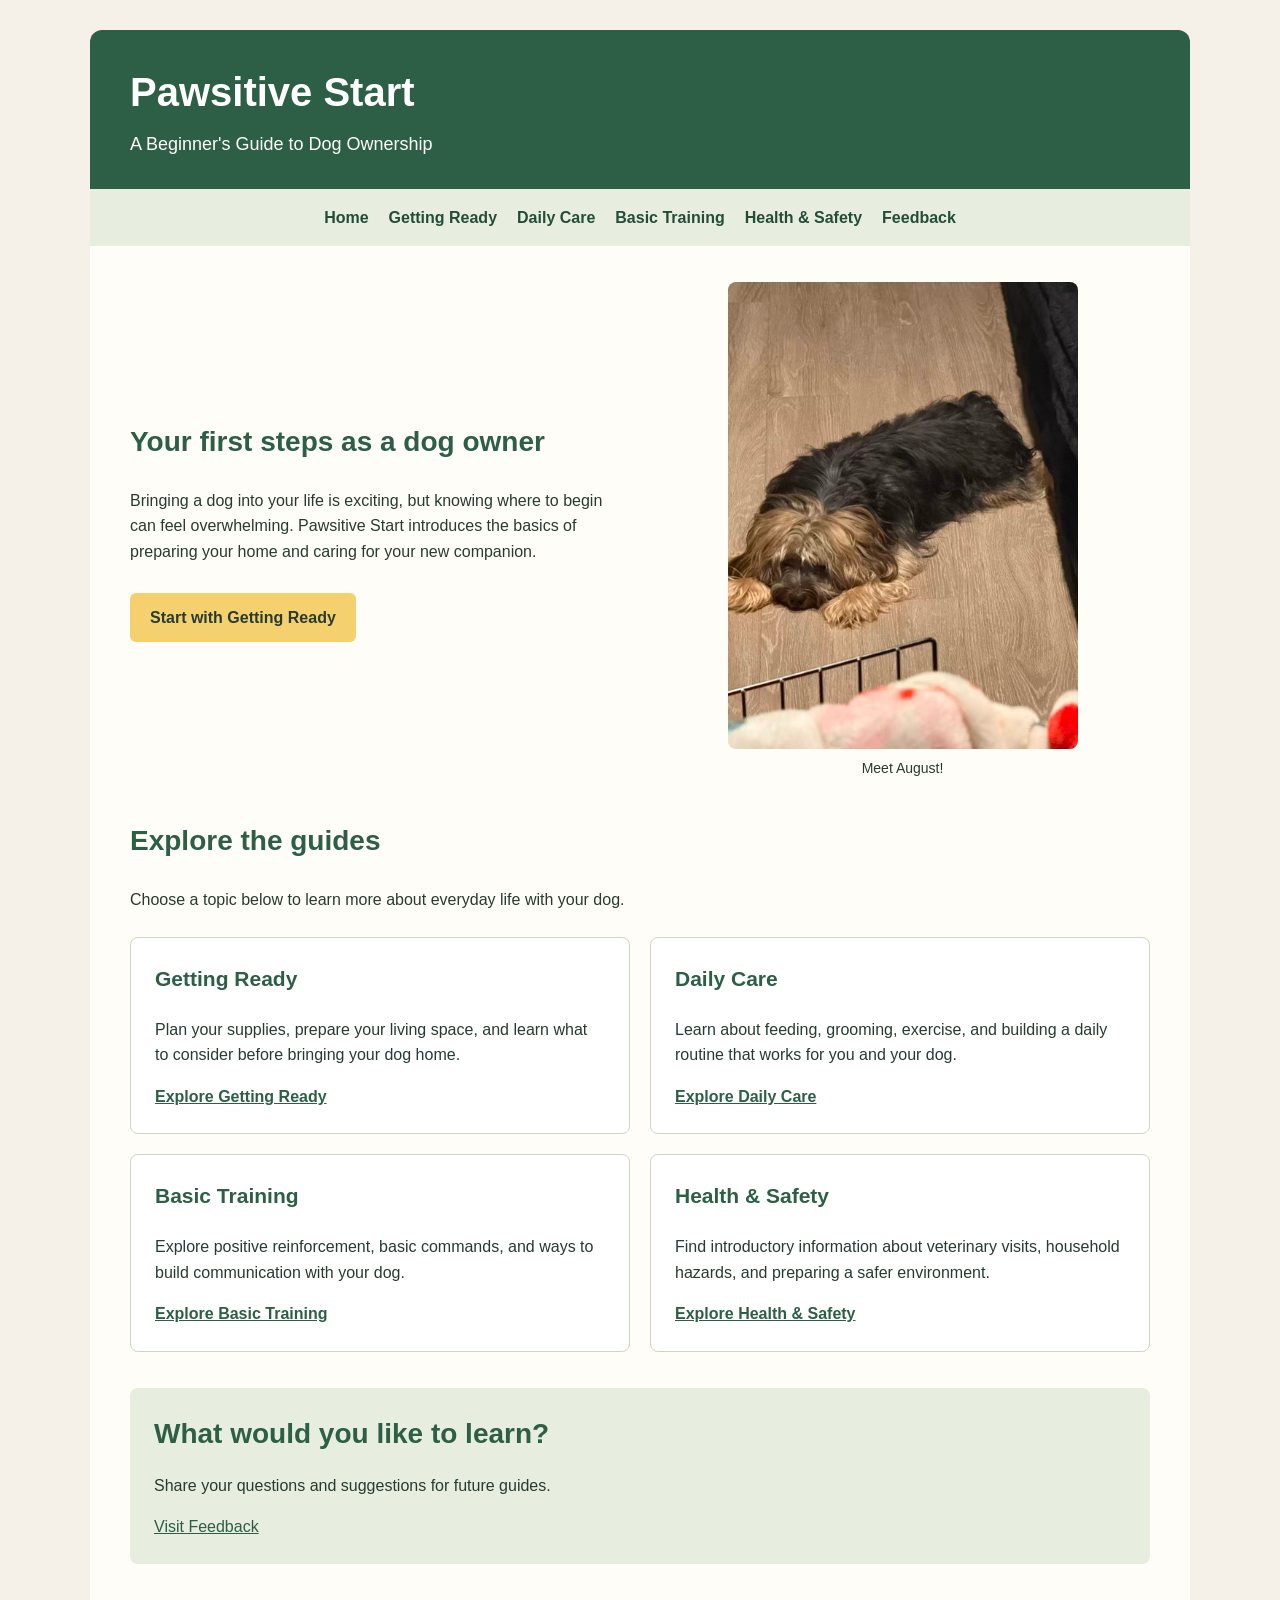
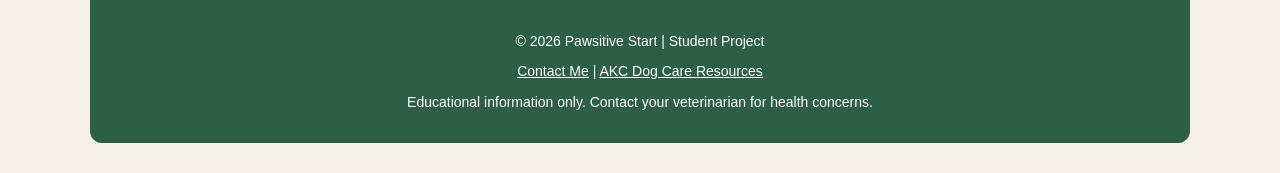
<file: index.html>
<!DOCTYPE html>
<html lang="en">
<head>
    <!-- Google tag (gtag.js) -->
<script async src="https://www.googletagmanager.com/gtag/js?id=G-TMVPFB69BW"></script>
<script>
  window.dataLayer = window.dataLayer || [];
  function gtag(){dataLayer.push(arguments);}
  gtag('js', new Date());

  gtag('config', 'G-TMVPFB69BW');
</script>
    <meta charset="UTF-8">
    <meta name="viewport" content="width=device-width, initial-scale=1.0">
    <meta name="description" content="A beginner's guide to preparing for and caring for a dog.">
    <title>Pawsitive Start | Home</title>
    <link rel="stylesheet" href="style.css">
</head>
<body>
    <div id="wrapper">
        <header>
            <h1>Pawsitive Start</h1>
            <p>A Beginner's Guide to Dog Ownership</p>
        </header>

                <nav aria-label="Main navigation">
            <a href="index.html">Home</a>
            <a href="getting-ready.html">Getting Ready</a>
            <a href="daily-care.html">Daily Care</a>
            <a href="basic-training.html">Basic Training</a>
            <a href="health-safety.html">Health &amp; Safety</a>
            <a href="feedback.html">Feedback</a>
        </nav>

        <main>
            <section class="hero">
                <div class="hero-text">
                    <h2>Your first steps as a dog owner</h2>
                    <p>
                        Bringing a dog into your life is exciting,
                        but knowing where to begin can feel overwhelming.
                        Pawsitive Start introduces the basics of preparing
                        your home and caring for your new companion.
                    </p>
                    <a class="button" href="getting-ready.html">
                        Start with Getting Ready
                    </a>
                </div>
                <figure class="hero-image">
                    <img src="images/August.jpg"
                         alt="August, a Yorkshire Terrier mix">
                    <figcaption>Meet August!</figcaption>
                </figure>
            </section>

            <section class="guides">
                <h2>Explore the guides</h2>
                <p>
                    Choose a topic below to learn more about
                    everyday life with your dog.
                </p>

                <div class="guide-grid">
                    <article class="guide-card">
                        <h3>Getting Ready</h3>
                        <p>
                            Plan your supplies, prepare your living space,
                            and learn what to consider before bringing
                            your dog home.
                        </p>
                        <a href="getting-ready.html">Explore Getting Ready</a>
                    </article>

                    <article class="guide-card">
                        <h3>Daily Care</h3>
                        <p>
                            Learn about feeding, grooming, exercise,
                            and building a daily routine that works
                            for you and your dog.
                        </p>
                        <a href="daily-care.html">Explore Daily Care</a>
                    </article>

                    <article class="guide-card">
                        <h3>Basic Training</h3>
                        <p>
                            Explore positive reinforcement, basic
                            commands, and ways to build communication
                            with your dog.
                        </p>
                        <a href="basic-training.html">Explore Basic Training</a>
                    </article>

                    <article class="guide-card">
                        <h3>Health &amp; Safety</h3>
                        <p>
                            Find introductory information about veterinary
                            visits, household hazards, and preparing
                            a safer environment.
                        </p>
                        <a href="health-safety.html">Explore Health &amp; Safety</a>
                    </article>
                </div>
            </section>

            <section class="feedback-banner">
                <h2>What would you like to learn?</h2>
                <p>Share your questions and suggestions for future guides.</p>
                <a href="feedback.html">Visit Feedback</a>
            </section>
        </main>
                <footer>
            <p>&copy; 2026 Pawsitive Start | Student Project</p>

            <p>
                <a href="mailto:wqjzlfdks12@outlook.com">Contact Me</a>
                |
                <a href="https://www.akc.org/expert-advice/">
                    AKC Dog Care Resources
                </a>
            </p>

            <p>
                Educational information only.
                Contact your veterinarian for health concerns.
            </p>
        </footer>
    </div>
</body>
</html>
</file>
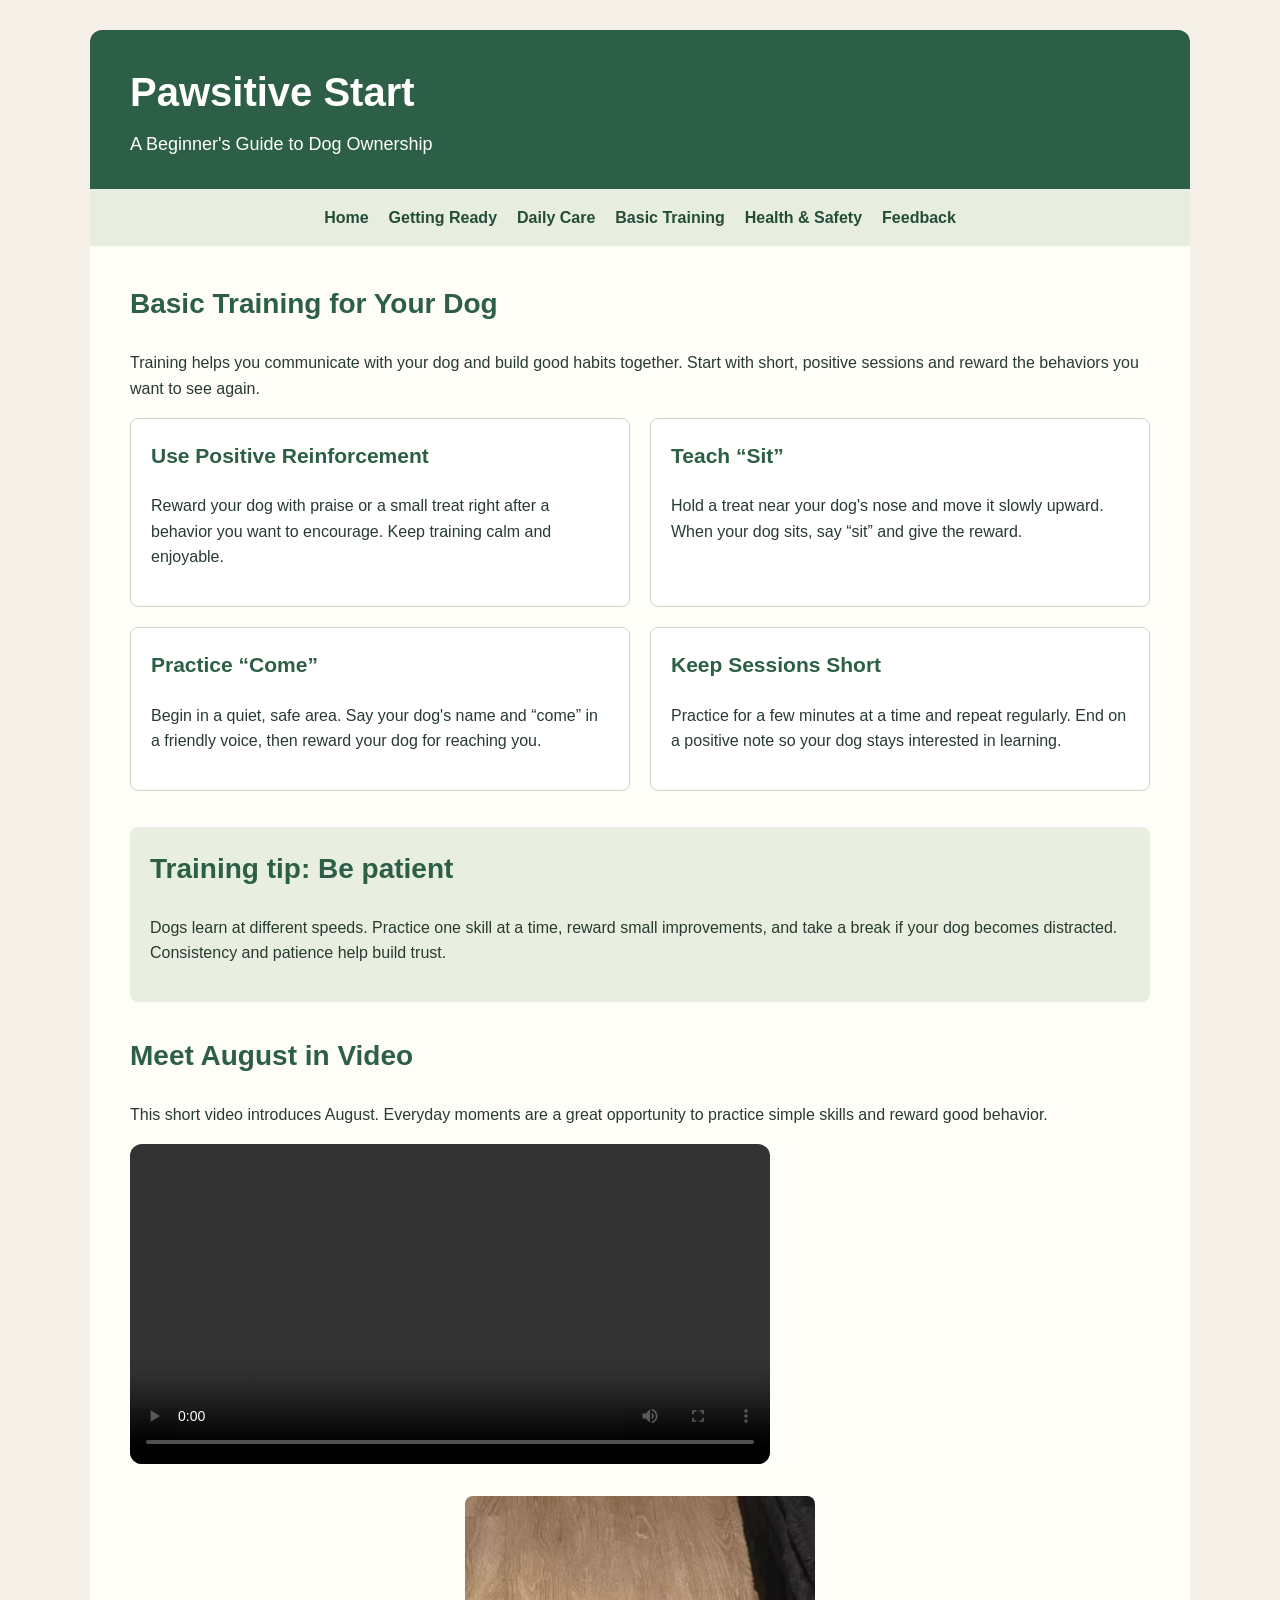
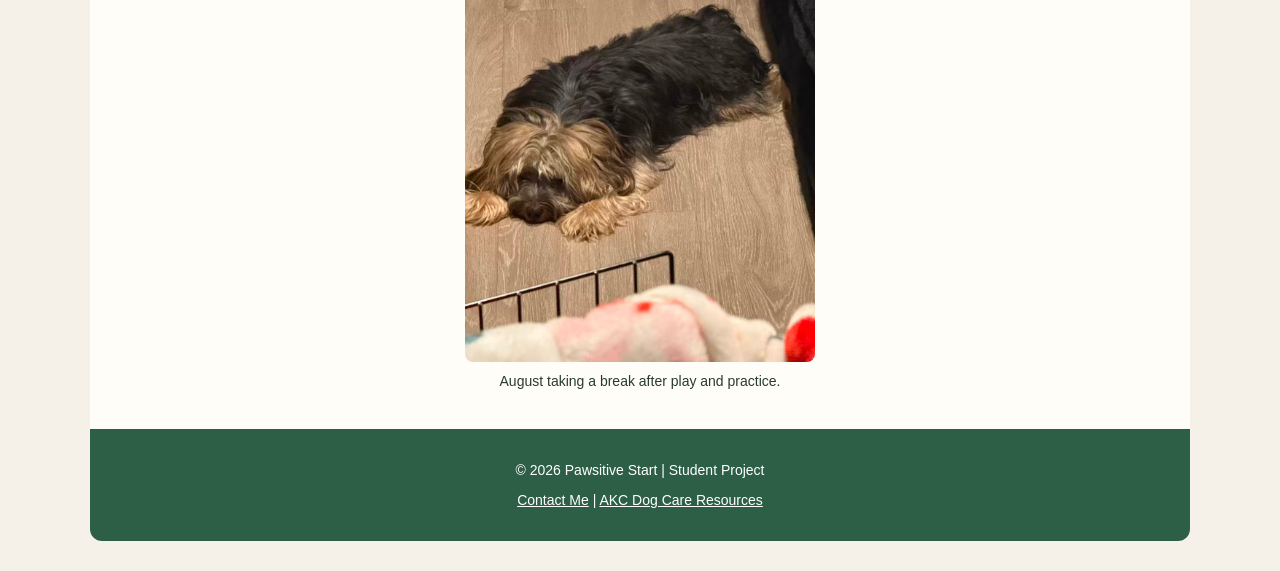
<file: basic-training.html>
<!DOCTYPE html>
<html lang="en">
<head>
    <!-- Google tag (gtag.js) -->
<script async src="https://www.googletagmanager.com/gtag/js?id=G-TMVPFB69BW"></script>
<script>
  window.dataLayer = window.dataLayer || [];
  function gtag(){dataLayer.push(arguments);}
  gtag('js', new Date());

  gtag('config', 'G-TMVPFB69BW');
</script>
    <meta charset="UTF-8">
    <meta name="viewport" content="width=device-width, initial-scale=1.0">
    <meta name="description" content="Beginner-friendly tips for teaching dogs basic commands and building good habits through positive reinforcement.">
<title>Pawsitive Start | Basic Training</title>
    <link rel="stylesheet" href="style.css">
</head>
<body>
    <div id="wrapper">
        <header>
            <h1>Pawsitive Start</h1>
            <p>A Beginner's Guide to Dog Ownership</p>
        </header>

        <nav aria-label="Main navigation">
            <a href="index.html">Home</a>
            <a href="getting-ready.html">Getting Ready</a>
            <a href="daily-care.html">Daily Care</a>
            <a href="basic-training.html">Basic Training</a>
            <a href="health-safety.html">Health &amp; Safety</a>
            <a href="feedback.html">Feedback</a>
        </nav>

        <main>
            <section class="page-intro">
    <h2>Basic Training for Your Dog</h2>
    <p>Training helps you communicate with your dog and build good habits together. Start with short, positive sessions and reward the behaviors you want to see again.</p>
</section>

           <section class="content-grid">
    <article class="info-card">
        <h3>Use Positive Reinforcement</h3>
        <p>Reward your dog with praise or a small treat right after a behavior you want to encourage. Keep training calm and enjoyable.</p>
    </article>

    <article class="info-card">
        <h3>Teach “Sit”</h3>
        <p>Hold a treat near your dog's nose and move it slowly upward. When your dog sits, say “sit” and give the reward.</p>
    </article>

    <article class="info-card">
        <h3>Practice “Come”</h3>
        <p>Begin in a quiet, safe area. Say your dog's name and “come” in a friendly voice, then reward your dog for reaching you.</p>
    </article>

    <article class="info-card">
        <h3>Keep Sessions Short</h3>
        <p>Practice for a few minutes at a time and repeat regularly. End on a positive note so your dog stays interested in learning.</p>
    </article>
</section>

            <section class="tip-box">
    <h2>Training tip: Be patient</h2>
    <p>Dogs learn at different speeds. Practice one skill at a time, reward small improvements, and take a break if your dog becomes distracted. Consistency and patience help build trust.</p>
</section>
<section class="training-video">
    <h2>Meet August in Video</h2>
    <p>This short video introduces August. Everyday moments are a great opportunity to practice simple skills and reward good behavior.</p>
    <video controls preload="metadata">
        <source src="videos/august-training.mp4" type="video/mp4">
        Your browser does not support this video.
    </video>
</section>

            <figure class="hero-image">
                <img src="images/August.jpg"
                     alt="August, a Yorkshire Terrier mix resting at home">
                <figcaption>August taking a break after play and practice.</figcaption>
            </figure>
        </main>

        <footer>
            <p>&copy; 2026 Pawsitive Start | Student Project</p>
            <p>
                <a href="mailto:wqjzlfdks12@outlook.com">Contact Me</a> |
                <a href="https://www.akc.org/expert-advice/">
                    AKC Dog Care Resources
                </a>
            </p>
        </footer>
    </div>
</body>
</html>
</file>
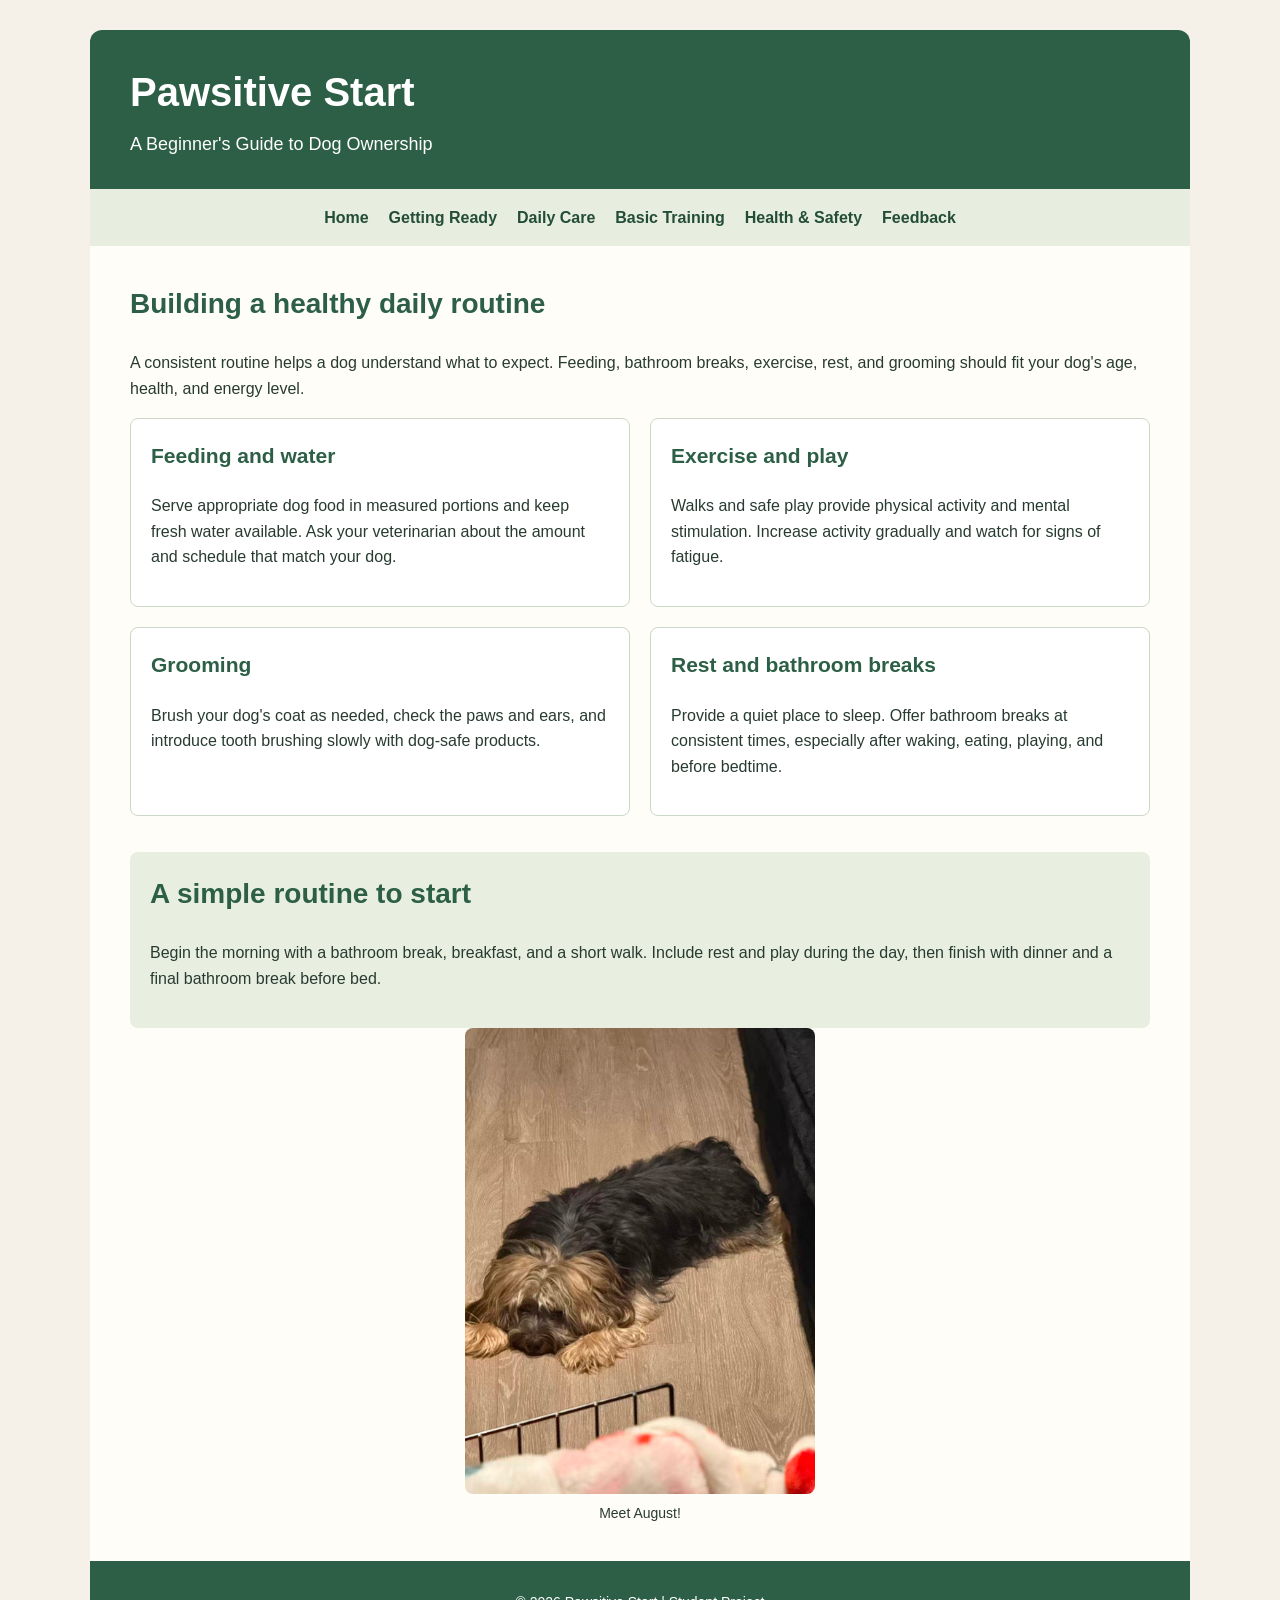
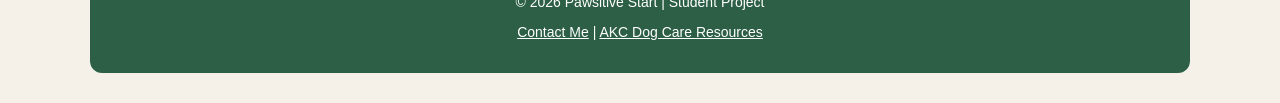
<file: daily-care.html>
<!DOCTYPE html>
<html lang="en">
<head>
    <!-- Google tag (gtag.js) -->
<script async src="https://www.googletagmanager.com/gtag/js?id=G-TMVPFB69BW"></script>
<script>
  window.dataLayer = window.dataLayer || [];
  function gtag(){dataLayer.push(arguments);}
  gtag('js', new Date());

  gtag('config', 'G-TMVPFB69BW');
</script>
    <meta charset="UTF-8">
    <meta name="viewport" content="width=device-width, initial-scale=1.0">
    <meta name="description" content="Simple daily care tips for first-time dog owners.">
    <title>Pawsitive Start | Daily Care</title>
    <link rel="stylesheet" href="style.css">
</head>
<body>
    <div id="wrapper">
        <header>
            <h1>Pawsitive Start</h1>
            <p>A Beginner's Guide to Dog Ownership</p>
        </header>

        <nav aria-label="Main navigation">
            <a href="index.html">Home</a>
            <a href="getting-ready.html">Getting Ready</a>
            <a href="daily-care.html">Daily Care</a>
            <a href="basic-training.html">Basic Training</a>
            <a href="health-safety.html">Health &amp; Safety</a>
            <a href="feedback.html">Feedback</a>
        </nav>

        <main>
            <section class="page-intro">
                <h2>Building a healthy daily routine</h2>
                <p>
                    A consistent routine helps a dog understand what to
                    expect. Feeding, bathroom breaks, exercise, rest,
                    and grooming should fit your dog's age, health,
                    and energy level.
                </p>
            </section>

            <section class="content-grid">
                <article class="info-card">
                    <h3>Feeding and water</h3>
                    <p>
                        Serve appropriate dog food in measured portions
                        and keep fresh water available. Ask your
                        veterinarian about the amount and schedule
                        that match your dog.
                    </p>
                </article>

                <article class="info-card">
                    <h3>Exercise and play</h3>
                    <p>
                        Walks and safe play provide physical activity
                        and mental stimulation. Increase activity
                        gradually and watch for signs of fatigue.
                    </p>
                </article>

                <article class="info-card">
                    <h3>Grooming</h3>
                    <p>
                        Brush your dog's coat as needed, check the paws
                        and ears, and introduce tooth brushing slowly
                        with dog-safe products.
                    </p>
                </article>

                <article class="info-card">
                    <h3>Rest and bathroom breaks</h3>
                    <p>
                        Provide a quiet place to sleep. Offer bathroom
                        breaks at consistent times, especially after
                        waking, eating, playing, and before bedtime.
                    </p>
                </article>
            </section>

            <section class="tip-box">
                <h2>A simple routine to start</h2>
                <p>
                    Begin the morning with a bathroom break, breakfast,
                    and a short walk. Include rest and play during the
                    day, then finish with dinner and a final bathroom
                    break before bed.
                </p>
            </section>

            <figure class="hero-image">
                <img src="images/August.jpg"
                     alt="August, a Yorkshire Terrier mix resting at home">
                <figcaption>Meet August!</figcaption>
            </figure>
        </main>

        <footer>
            <p>&copy; 2026 Pawsitive Start | Student Project</p>
            <p>
                <a href="mailto:wqjzlfdks12@outlook.com">Contact Me</a> |
                <a href="https://www.akc.org/expert-advice/">
                    AKC Dog Care Resources
                </a>
            </p>
        </footer>
    </div>
</body>
</html>
</file>
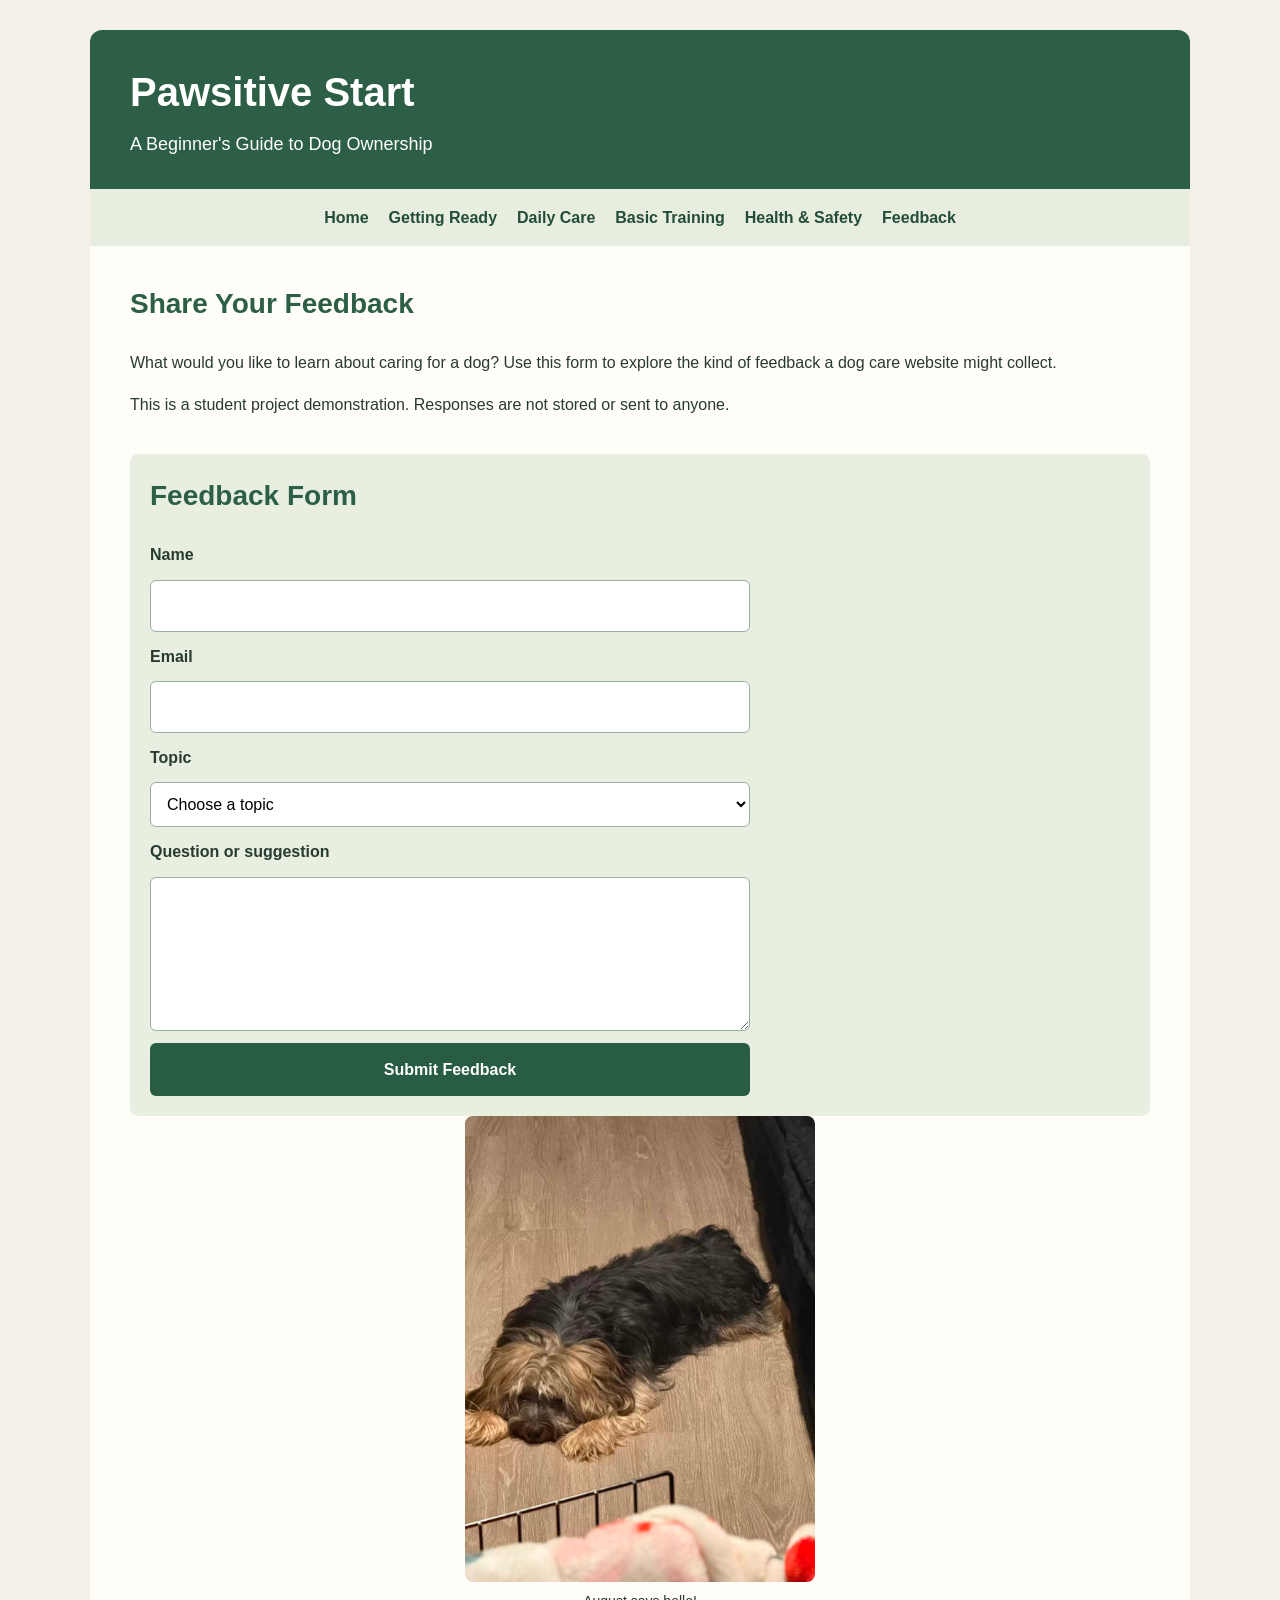
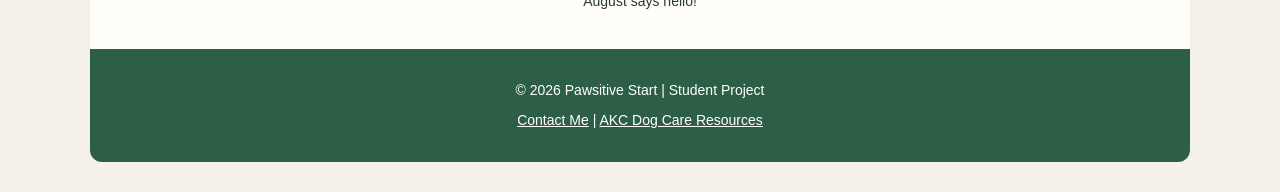
<file: feedback.html>
<!DOCTYPE html>
<html lang="en">
<head>
    <!-- Google tag (gtag.js) -->
<script async src="https://www.googletagmanager.com/gtag/js?id=G-TMVPFB69BW"></script>
<script>
  window.dataLayer = window.dataLayer || [];
  function gtag(){dataLayer.push(arguments);}
  gtag('js', new Date());

  gtag('config', 'G-TMVPFB69BW');
</script>
    <meta charset="UTF-8">
    <meta name="viewport" content="width=device-width, initial-scale=1.0">
    <meta name="description" content="Share questions and suggestions about Pawsitive Start, a beginner's guide to dog ownership.">
<title>Pawsitive Start | Feedback</title>
    <link rel="stylesheet" href="style.css">
</head>
<body>
    <div id="wrapper">
        <header>
            <h1>Pawsitive Start</h1>
            <p>A Beginner's Guide to Dog Ownership</p>
        </header>

        <nav aria-label="Main navigation">
            <a href="index.html">Home</a>
            <a href="getting-ready.html">Getting Ready</a>
            <a href="daily-care.html">Daily Care</a>
            <a href="basic-training.html">Basic Training</a>
            <a href="health-safety.html">Health &amp; Safety</a>
            <a href="feedback.html">Feedback</a>
        </nav>

       <main>
    <section class="page-intro">
        <h2>Share Your Feedback</h2>
        <p>What would you like to learn about caring for a dog? Use this form to explore the kind of feedback a dog care website might collect.</p>
        <p>This is a student project demonstration. Responses are not stored or sent to anyone.</p>
    </section>

    <section class="tip-box">
        <h2>Feedback Form</h2>
        <form action="#" class="feedback-form" onsubmit="event.preventDefault();">
            <label for="visitor-name">Name</label>
            <input type="text" id="visitor-name" name="visitor-name" required>

            <label for="visitor-email">Email</label>
            <input type="email" id="visitor-email" name="visitor-email" required>

            <label for="topic">Topic</label>
            <select id="topic" name="topic" required>
                <option value="">Choose a topic</option>
                <option value="getting-ready">Getting Ready</option>
                <option value="daily-care">Daily Care</option>
                <option value="basic-training">Basic Training</option>
                <option value="health-safety">Health &amp; Safety</option>
            </select>

            <label for="message">Question or suggestion</label>
            <textarea id="message" name="message" rows="5" required></textarea>

            <button type="submit">Submit Feedback</button>
        </form>
    </section>

    <figure class="hero-image">
        <img src="images/August.jpg" alt="August, a Yorkshire Terrier mix resting at home">
        <figcaption>August says hello!</figcaption>
    </figure>
</main>

        <footer>
            <p>&copy; 2026 Pawsitive Start | Student Project</p>
            <p>
                <a href="mailto:wqjzlfdks12@outlook.com">Contact Me</a> |
                <a href="https://www.akc.org/expert-advice/">
                    AKC Dog Care Resources
                </a>
            </p>
        </footer>
    </div>
</body>
</html>
</file>
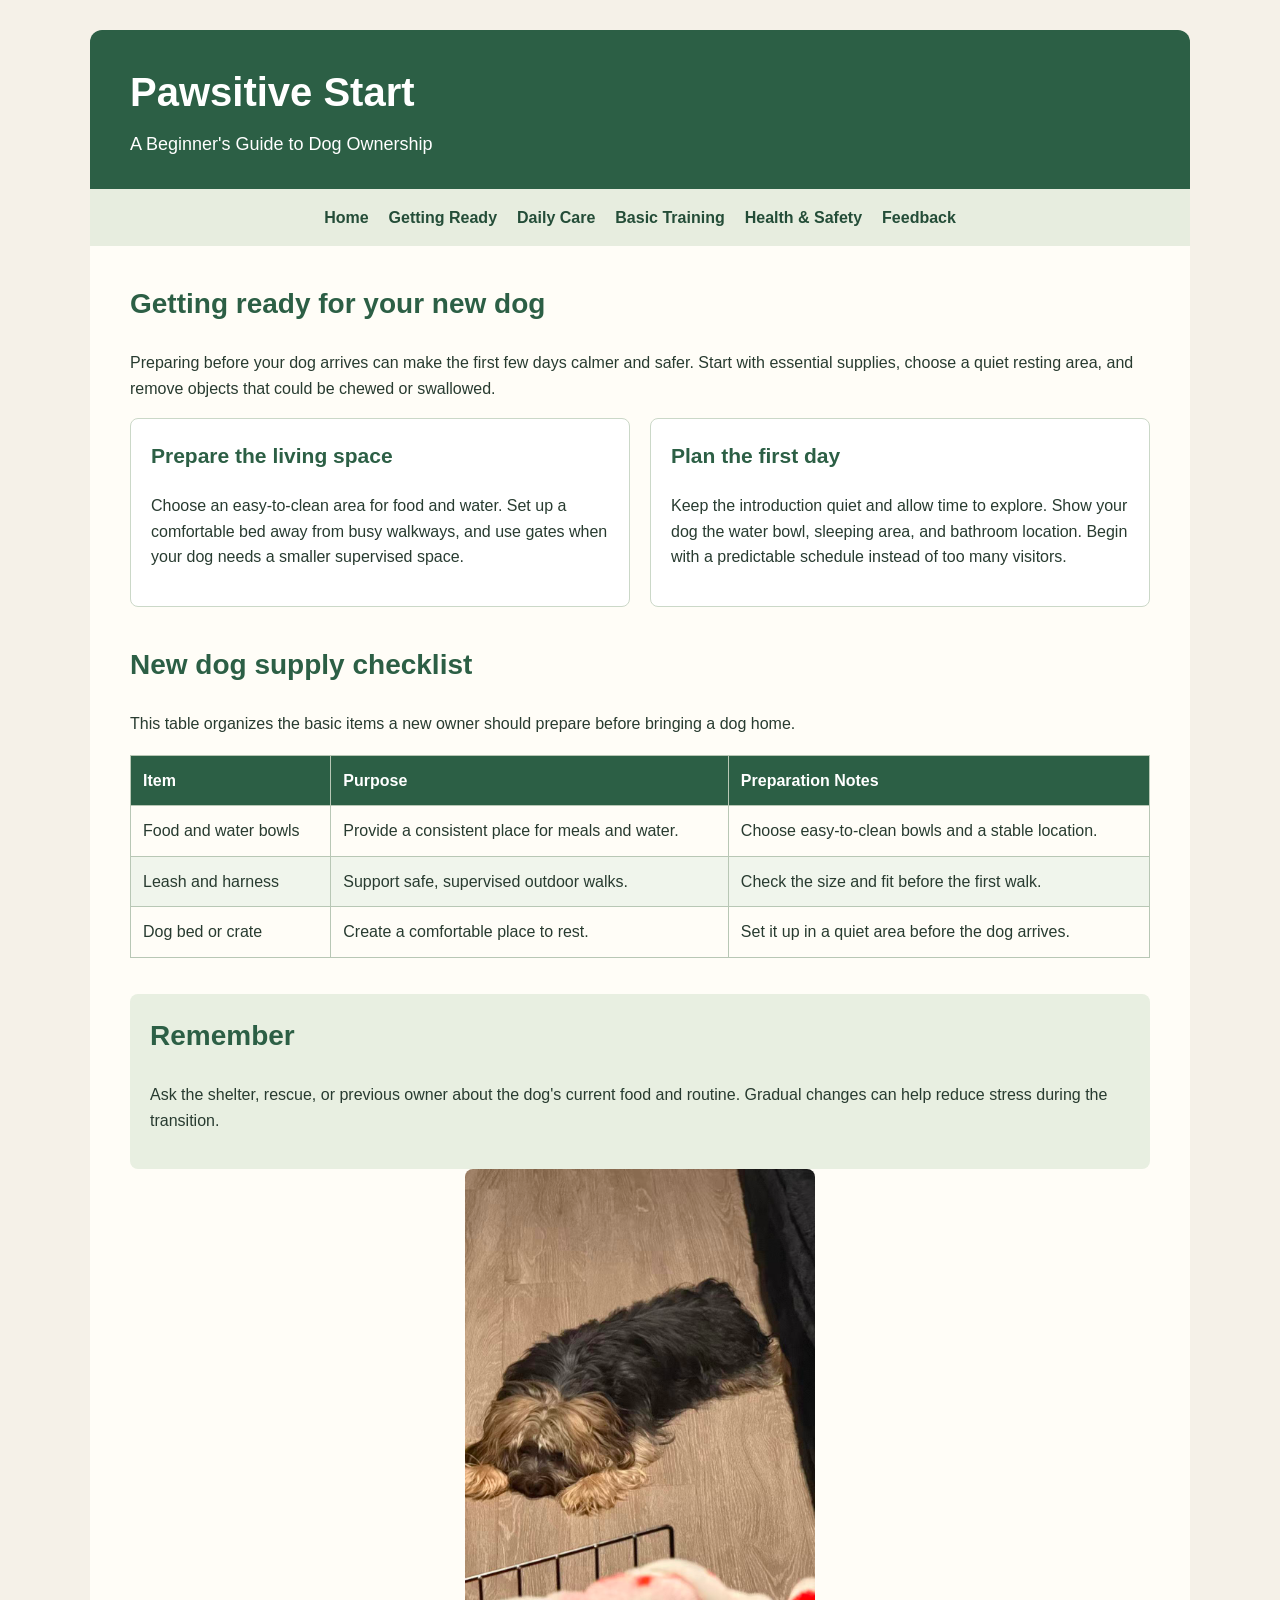
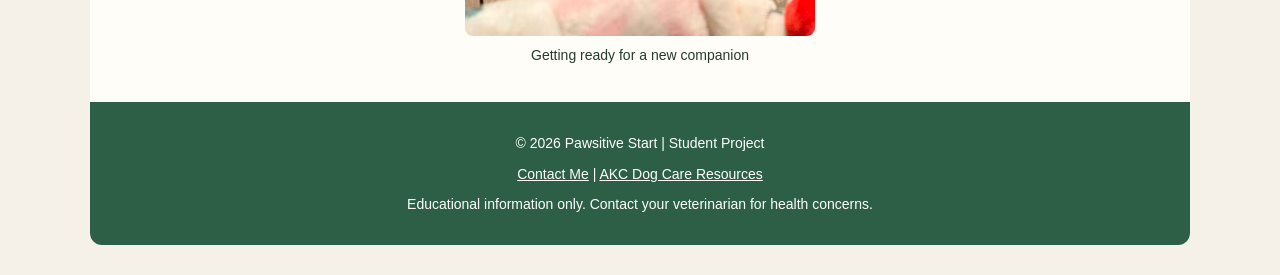
<file: getting-ready.html>
<!DOCTYPE html>
<html lang="en">
<head>
    <!-- Google tag (gtag.js) -->
<script async src="https://www.googletagmanager.com/gtag/js?id=G-TMVPFB69BW"></script>
<script>
  window.dataLayer = window.dataLayer || [];
  function gtag(){dataLayer.push(arguments);}
  gtag('js', new Date());

  gtag('config', 'G-TMVPFB69BW');
</script>
    <meta charset="UTF-8">
    <meta name="viewport" content="width=device-width, initial-scale=1.0">
    <meta name="description" content="A beginner's guide to preparing for a new dog.">
    <title>Pawsitive Start | Getting Ready</title>
    <link rel="stylesheet" href="style.css">
</head>
<body>
    <div id="wrapper">
        <header>
            <h1>Pawsitive Start</h1>
            <p>A Beginner's Guide to Dog Ownership</p>
        </header>

        <nav aria-label="Main navigation">
            <a href="index.html">Home</a>
            <a href="getting-ready.html">Getting Ready</a>
            <a href="daily-care.html">Daily Care</a>
            <a href="basic-training.html">Basic Training</a>
            <a href="health-safety.html">Health &amp; Safety</a>
            <a href="feedback.html">Feedback</a>
        </nav>

        <main>
            <section class="page-intro">
                <h2>Getting ready for your new dog</h2>
                <p>
                    Preparing before your dog arrives can make the first few
                    days calmer and safer. Start with essential supplies,
                    choose a quiet resting area, and remove objects that
                    could be chewed or swallowed.
                </p>
            </section>

            <section class="content-grid">
                <article class="info-card">
                    <h3>Prepare the living space</h3>
                    <p>
                        Choose an easy-to-clean area for food and water.
                        Set up a comfortable bed away from busy walkways,
                        and use gates when your dog needs a smaller
                        supervised space.
                    </p>
                </article>

                <article class="info-card">
                    <h3>Plan the first day</h3>
                    <p>
                        Keep the introduction quiet and allow time to
                        explore. Show your dog the water bowl, sleeping
                        area, and bathroom location. Begin with a
                        predictable schedule instead of too many visitors.
                    </p>
                </article>
            </section>

            <section>
                <h2>New dog supply checklist</h2>
                <p>
                    This table organizes the basic items a new owner
                    should prepare before bringing a dog home.
                </p>

                <table class="checklist-table">
                    <thead>
                        <tr>
                            <th>Item</th>
                            <th>Purpose</th>
                            <th>Preparation Notes</th>
                        </tr>
                    </thead>
                    <tbody>
                        <tr>
                            <td>Food and water bowls</td>
                            <td>Provide a consistent place for meals and water.</td>
                            <td>Choose easy-to-clean bowls and a stable location.</td>
                        </tr>
                        <tr>
                            <td>Leash and harness</td>
                            <td>Support safe, supervised outdoor walks.</td>
                            <td>Check the size and fit before the first walk.</td>
                        </tr>
                        <tr>
                            <td>Dog bed or crate</td>
                            <td>Create a comfortable place to rest.</td>
                            <td>Set it up in a quiet area before the dog arrives.</td>
                        </tr>
                    </tbody>
                </table>
            </section>

            <section class="tip-box">
                <h2>Remember</h2>
                <p>
                    Ask the shelter, rescue, or previous owner about the
                    dog's current food and routine. Gradual changes can
                    help reduce stress during the transition.
                </p>
            </section>
            <figure class="hero-image">
    <img src="images/August.jpg"
         alt="August, a Yorkshire Terrier mix resting at home">
    <figcaption>Getting ready for a new companion</figcaption>
</figure>
        </main>

        <footer>
            <p>&copy; 2026 Pawsitive Start | Student Project</p>
            <p>
                <a href="mailto:wqjzlfdks12@outlook.com">Contact Me</a> |
                <a href="https://www.akc.org/expert-advice/">
                    AKC Dog Care Resources
                </a>
            </p>
            <p>
                Educational information only.
                Contact your veterinarian for health concerns.
            </p>
        </footer>
    </div>
</body>
</html>
</file>
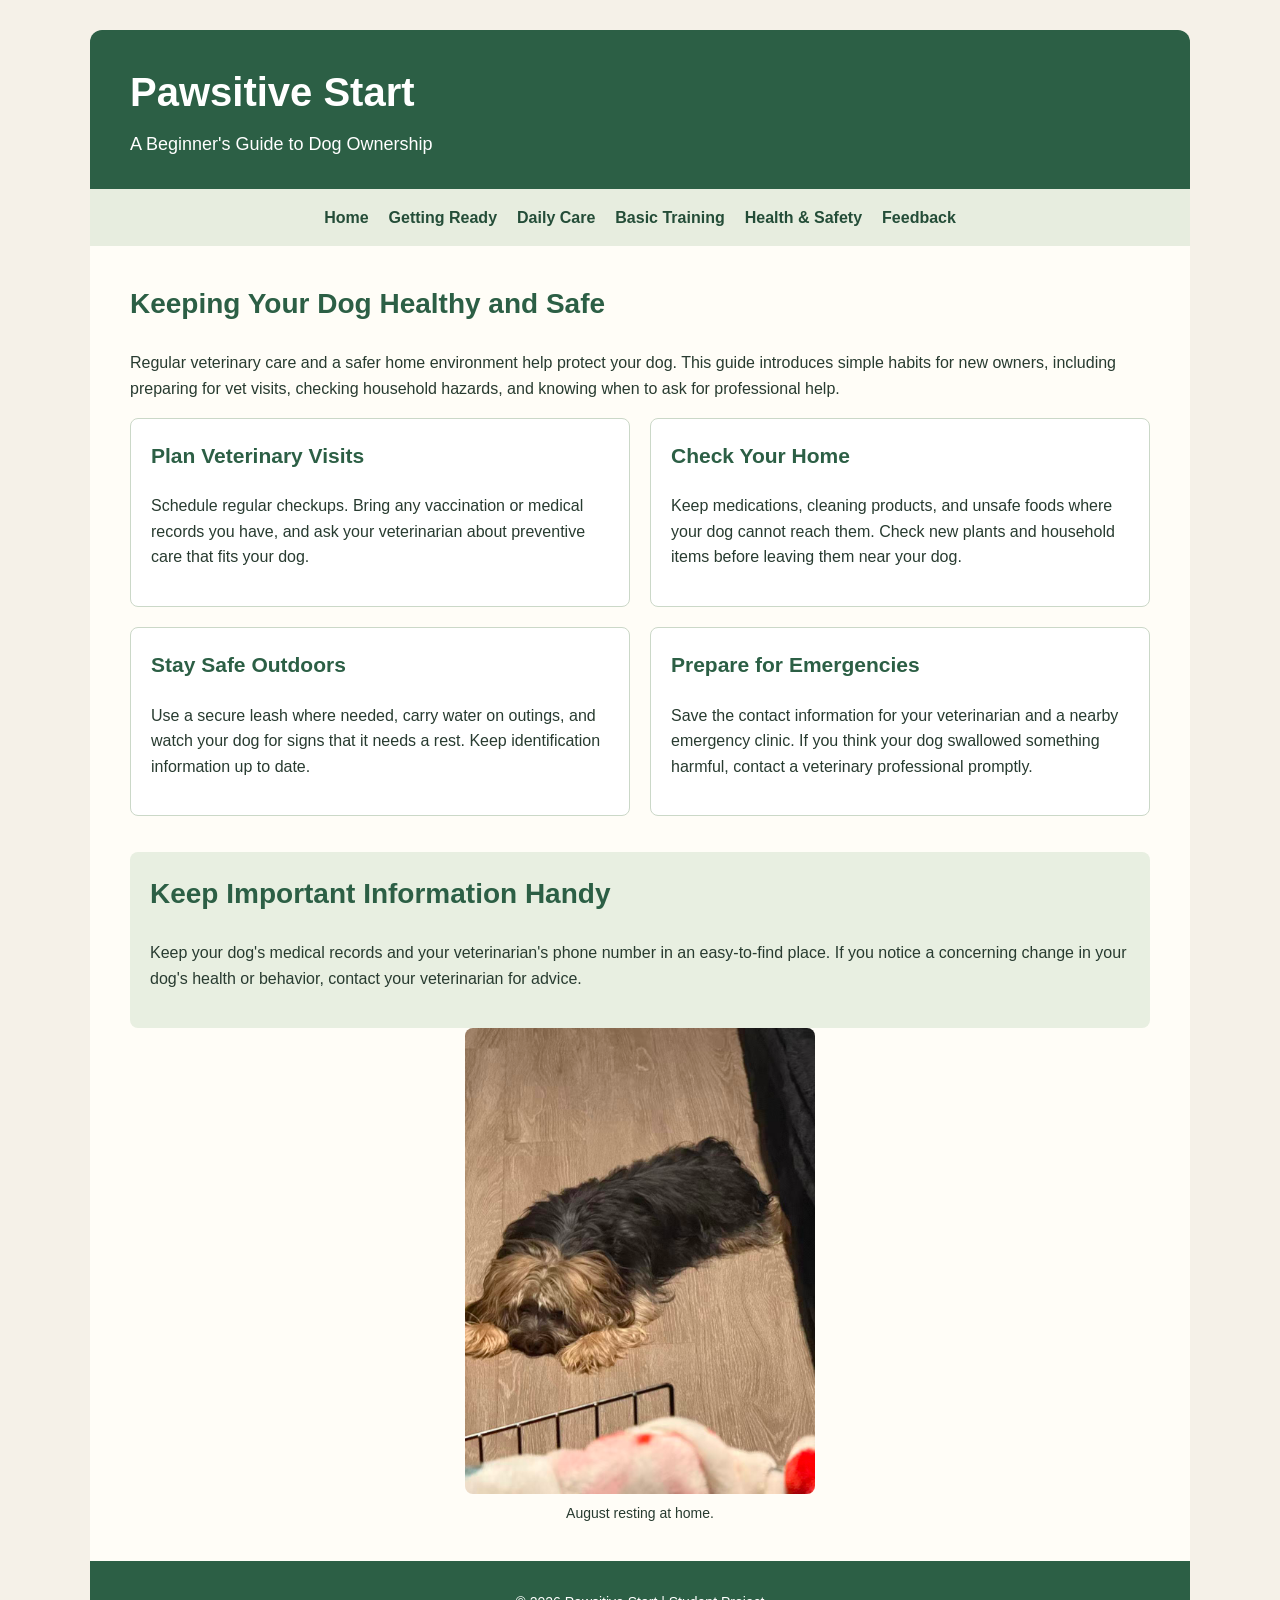
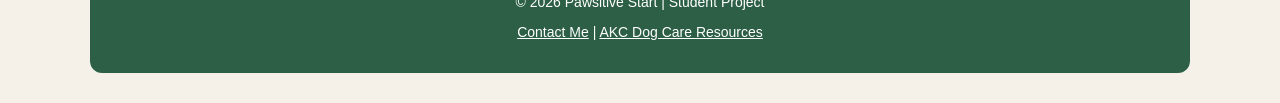
<file: health-safety.html>
<!DOCTYPE html>
<html lang="en">
<head>
 <!-- Google tag (gtag.js) -->
<script async src="https://www.googletagmanager.com/gtag/js?id=G-TMVPFB69BW"></script>
<script>
  window.dataLayer = window.dataLayer || [];
  function gtag(){dataLayer.push(arguments);}
  gtag('js', new Date());

  gtag('config', 'G-TMVPFB69BW');
</script>
    <meta charset="UTF-8">
    <meta name="viewport" content="width=device-width, initial-scale=1.0">
    <meta name="description" content="An introductory guide to veterinary visits, household hazards, and everyday safety for new dog owners.">
<title>Pawsitive Start | Health &amp; Safety</title>
    <link rel="stylesheet" href="style.css">
</head>
<body>
    <div id="wrapper">
        <header>
            <h1>Pawsitive Start</h1>
            <p>A Beginner's Guide to Dog Ownership</p>
        </header>

        <nav aria-label="Main navigation">
            <a href="index.html">Home</a>
            <a href="getting-ready.html">Getting Ready</a>
            <a href="daily-care.html">Daily Care</a>
            <a href="basic-training.html">Basic Training</a>
            <a href="health-safety.html">Health &amp; Safety</a>
            <a href="feedback.html">Feedback</a>
        </nav>

        <main>
            <section class="page-intro">
    <h2>Keeping Your Dog Healthy and Safe</h2>
    <p>Regular veterinary care and a safer home environment help protect your dog. This guide introduces simple habits for new owners, including preparing for vet visits, checking household hazards, and knowing when to ask for professional help.</p>
</section>

            <section class="content-grid">
    <article class="info-card">
        <h3>Plan Veterinary Visits</h3>
        <p>Schedule regular checkups. Bring any vaccination or medical records you have, and ask your veterinarian about preventive care that fits your dog.</p>
    </article>

    <article class="info-card">
        <h3>Check Your Home</h3>
        <p>Keep medications, cleaning products, and unsafe foods where your dog cannot reach them. Check new plants and household items before leaving them near your dog.</p>
    </article>

    <article class="info-card">
        <h3>Stay Safe Outdoors</h3>
        <p>Use a secure leash where needed, carry water on outings, and watch your dog for signs that it needs a rest. Keep identification information up to date.</p>
    </article>

    <article class="info-card">
        <h3>Prepare for Emergencies</h3>
        <p>Save the contact information for your veterinarian and a nearby emergency clinic. If you think your dog swallowed something harmful, contact a veterinary professional promptly.</p>
    </article>
</section>

            <section class="tip-box">
    <h2>Keep Important Information Handy</h2>
    <p>Keep your dog's medical records and your veterinarian's phone number in an easy-to-find place. If you notice a concerning change in your dog's health or behavior, contact your veterinarian for advice.</p>
</section>

            <figure class="hero-image">
                <img src="images/August.jpg"
                     alt="August, a Yorkshire Terrier mix resting at home">
                <figcaption>August resting at home.</figcaption>
            </figure>
        </main>

        <footer>
            <p>&copy; 2026 Pawsitive Start | Student Project</p>
            <p>
                <a href="mailto:wqjzlfdks12@outlook.com">Contact Me</a> |
                <a href="https://www.akc.org/expert-advice/">
                    AKC Dog Care Resources
                </a>
            </p>
        </footer>
    </div>
</body>
</html>
</file>
<file: style.css>
* {
    box-sizing: border-box;
}

body {
    margin: 0;
    background-color: #f5f1e8;
    color: #283b30;
    font-family: Arial, Helvetica, sans-serif;
    font-size: 16px;
    line-height: 1.6;
}

#wrapper {
    width: 90%;
    max-width: 1100px;
    margin: 30px auto;
    background-color: #fffdf7;
    border-radius: 12px;
    overflow: hidden;
}


header {
    padding: 30px 40px;
    background-color: #2c5f45;
    color: #ffffff;
}

header h1 {
    margin: 0;
    font-size: 40px;
}

header p {
    margin: 6px 0 0;
    font-size: 18px;
}


nav {
    display: flex;
    flex-wrap: wrap;
    justify-content: center;
    gap: 20px;
    padding: 16px 24px;
    background-color: #e7eddf;
}

nav a {
    color: #244d38;
    font-weight: bold;
    text-decoration: none;
}

nav a:hover {
    text-decoration: underline;
}


main {
    padding: 36px 40px;
}

h2 {
    margin-top: 0;
    color: #2c5f45;
    font-size: 28px;
}

h3 {
    margin-top: 0;
    color: #2c5f45;
    font-size: 21px;
}

a {
    color: #2c5f45;
}

a:focus-visible {
    outline: 3px solid #b95435;
    outline-offset: 4px;
}


.hero {
    display: flex;
    align-items: center;
    gap: 30px;
    margin-bottom: 40px;
}

.hero-text {
    flex: 1;
}

.button {
    display: inline-block;
    margin-top: 12px;
    padding: 12px 20px;
    border-radius: 6px;
    background-color: #f4d06f;
    color: #283b30;
    font-weight: bold;
    text-decoration: none;
}

.button:hover {
    background-color: #e8bf52;
}


.guide-grid {
    display: grid;
    grid-template-columns: repeat(2, minmax(0, 1fr));
    gap: 20px;
    margin-top: 24px;
}

.guide-card {
    padding: 24px;
    border: 1px solid #cbd7c7;
    border-radius: 8px;
    background-color: #ffffff;
}

.guide-card a {
    font-weight: bold;
}


.feedback-banner {
    margin-top: 36px;
    padding: 24px;
    border-radius: 8px;
    background-color: #e7eddf;
}

.feedback-banner h2 {
    margin-bottom: 10px;
}

footer {
    padding: 22px 40px;
    background-color: #2c5f45;
    color: #ffffff;
    text-align: center;
    font-size: 14px;
}

footer p {
    margin: 8px 0;
}

footer a {
    color: #ffffff;
    text-decoration: underline;
}

.hero-image {
    flex: 1;
    min-width: 0;
    margin: 0;
}

.hero-image img {
    display: block;
    width: 100%;
    max-width: 350px;
    height: auto;
    margin: 0 auto;
    border-radius: 8px;
}

.hero-image figcaption {
    margin-top: 8px;
    font-size: 14px;
    text-align: center;
}

@media (max-width: 700px) {
    #wrapper {
        width: 95%;
        margin: 15px auto;
    }

    header,
    main {
        padding: 24px;
    }

    header h1 {
        font-size: 32px;
    }

    nav {
        gap: 12px;
    }

    .hero {
        flex-direction: column;
        align-items: stretch;
    }

    .guide-grid {
        grid-template-columns: 1fr;
    }
}
/* Getting Ready page */
.content-grid {
    display: grid;
    grid-template-columns: repeat(2, minmax(0, 1fr));
    gap: 20px;
    margin-bottom: 36px;
}

.info-card {
    padding: 20px;
    border: 1px solid #cbd8c8;
    border-radius: 8px;
    background-color: #ffffff;
}

.info-card h3 {
    margin-top: 0;
}

.checklist-table {
    width: 100%;
    margin-top: 18px;
    border-collapse: collapse;
}

.checklist-table th,
.checklist-table td {
    padding: 12px;
    border: 1px solid #b8c7b5;
    text-align: left;
    vertical-align: top;
}

.checklist-table th {
    background-color: #2c5f45;
    color: #ffffff;
}

.checklist-table tbody tr:nth-child(even) {
    background-color: #f0f5ec;
}

.tip-box {
    margin-top: 36px;
    padding: 20px;
    border-radius: 8px;
    background-color: #e8efe1;
}

@media (max-width: 700px) {
    .content-grid {
        grid-template-columns: 1fr;
    }
}
.training-video {
    margin: 2rem 0;
}

.training-video video {
    display: block;
    width: 100%;
    max-width: 640px;
    height: auto;
    margin-top: 1rem;
    border-radius: 12px;
}
.feedback-form {
    display: grid;
    gap: 0.75rem;
    max-width: 600px;
    margin-top: 1.5rem;
}

.feedback-form label {
    font-weight: bold;
}

.feedback-form input,
.feedback-form select,
.feedback-form textarea {
    width: 100%;
    box-sizing: border-box;
    padding: 0.75rem;
    border: 1px solid #9eada1;
    border-radius: 6px;
    font: inherit;
    background-color: white;
}

.feedback-form button {
    padding: 0.85rem 1.25rem;
    border: 0;
    border-radius: 6px;
    background-color: #285d44;
    color: white;
    font: inherit;
    font-weight: bold;
    cursor: pointer;
}
</file>
